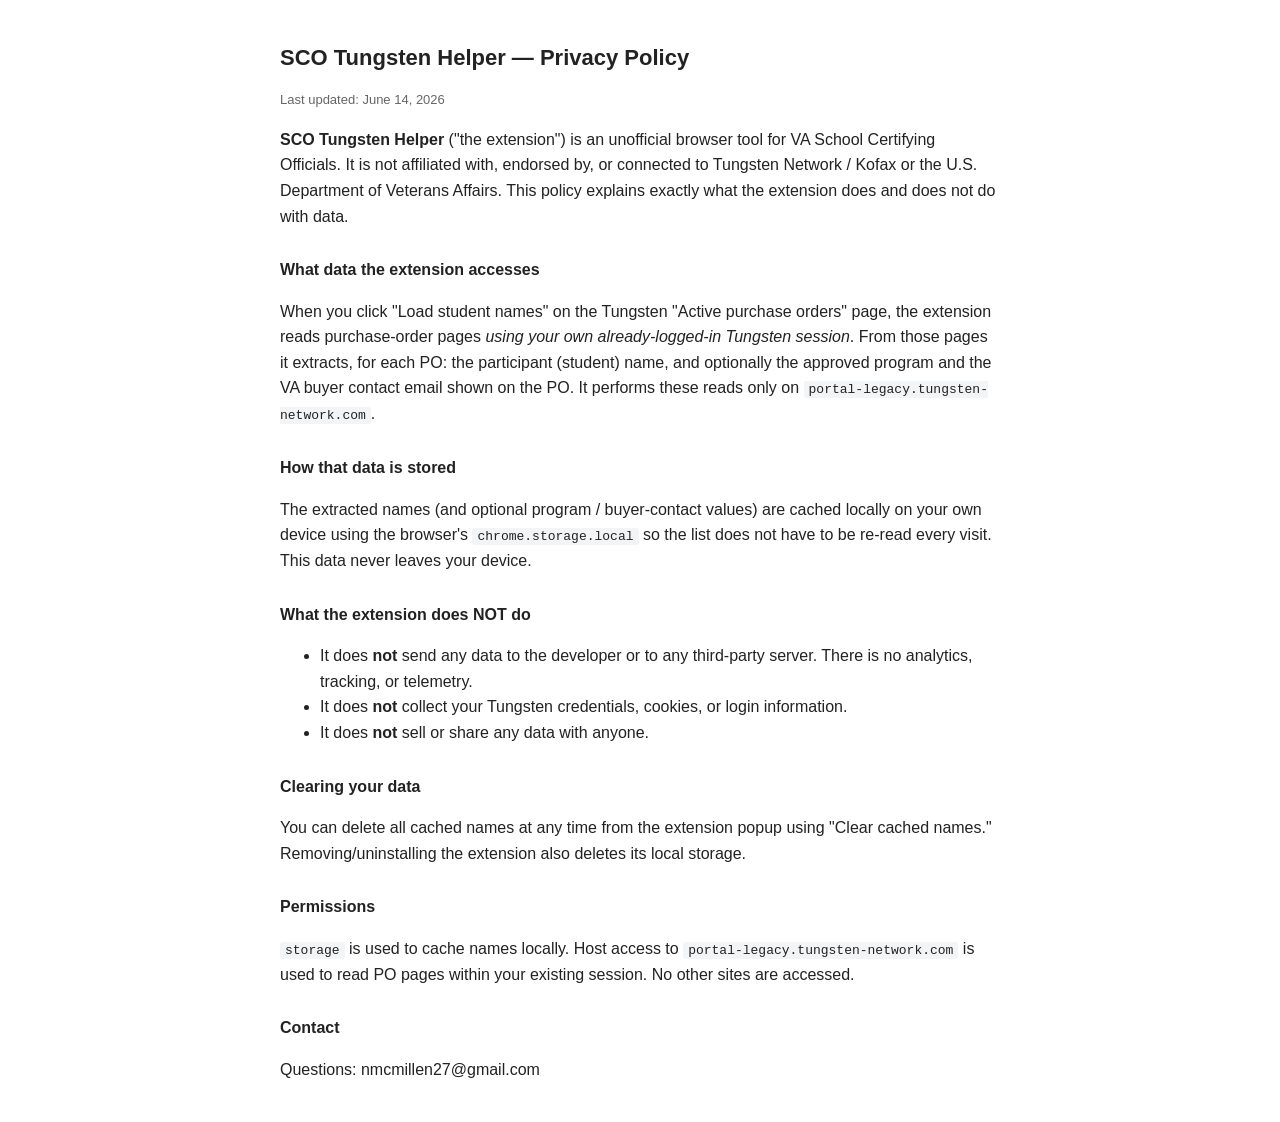
<file: docs/index.html>
<!DOCTYPE html>
<html lang="en">
<head>
  <meta charset="utf-8" />
  <meta name="viewport" content="width=device-width, initial-scale=1" />
  <title>SCO Tungsten Helper — Privacy Policy</title>
  <style>
    body { font-family: Roboto, Arial, sans-serif; max-width: 720px; margin: 40px auto;
      padding: 0 20px; color: #222; line-height: 1.6; }
    h1 { font-size: 22px; }
    h2 { font-size: 16px; margin-top: 28px; }
    code { background: #f3f4f6; padding: 1px 5px; border-radius: 3px; }
    .muted { color: #666; font-size: 13px; }
  </style>
</head>
<body>
  <h1>SCO Tungsten Helper — Privacy Policy</h1>
  <p class="muted">Last updated: June 14, 2026</p>

  <p>
    <strong>SCO Tungsten Helper</strong> ("the extension") is an unofficial
    browser tool for VA School Certifying Officials. It is not affiliated with,
    endorsed by, or connected to Tungsten Network / Kofax or the U.S. Department
    of Veterans Affairs. This policy explains exactly what the extension does and
    does not do with data.
  </p>

  <h2>What data the extension accesses</h2>
  <p>
    When you click "Load student names" on the Tungsten "Active purchase orders"
    page, the extension reads purchase-order pages <em>using your own
    already-logged-in Tungsten session</em>. From those pages it extracts, for
    each PO: the participant (student) name, and optionally the approved program
    and the VA buyer contact email shown on the PO. It performs these reads only
    on <code>portal-legacy.tungsten-network.com</code>.
  </p>

  <h2>How that data is stored</h2>
  <p>
    The extracted names (and optional program / buyer-contact values) are cached
    locally on your own device using the browser's <code>chrome.storage.local</code>
    so the list does not have to be re-read every visit. This data never leaves
    your device.
  </p>

  <h2>What the extension does NOT do</h2>
  <ul>
    <li>It does <strong>not</strong> send any data to the developer or to any
      third-party server. There is no analytics, tracking, or telemetry.</li>
    <li>It does <strong>not</strong> collect your Tungsten credentials, cookies,
      or login information.</li>
    <li>It does <strong>not</strong> sell or share any data with anyone.</li>
  </ul>

  <h2>Clearing your data</h2>
  <p>
    You can delete all cached names at any time from the extension popup using
    "Clear cached names." Removing/uninstalling the extension also deletes its
    local storage.
  </p>

  <h2>Permissions</h2>
  <p>
    <code>storage</code> is used to cache names locally. Host access to
    <code>portal-legacy.tungsten-network.com</code> is used to read PO pages
    within your existing session. No other sites are accessed.
  </p>

  <h2>Contact</h2>
  <p>Questions: nmcmillen27@gmail.com</p>
</body>
</html>
</file>
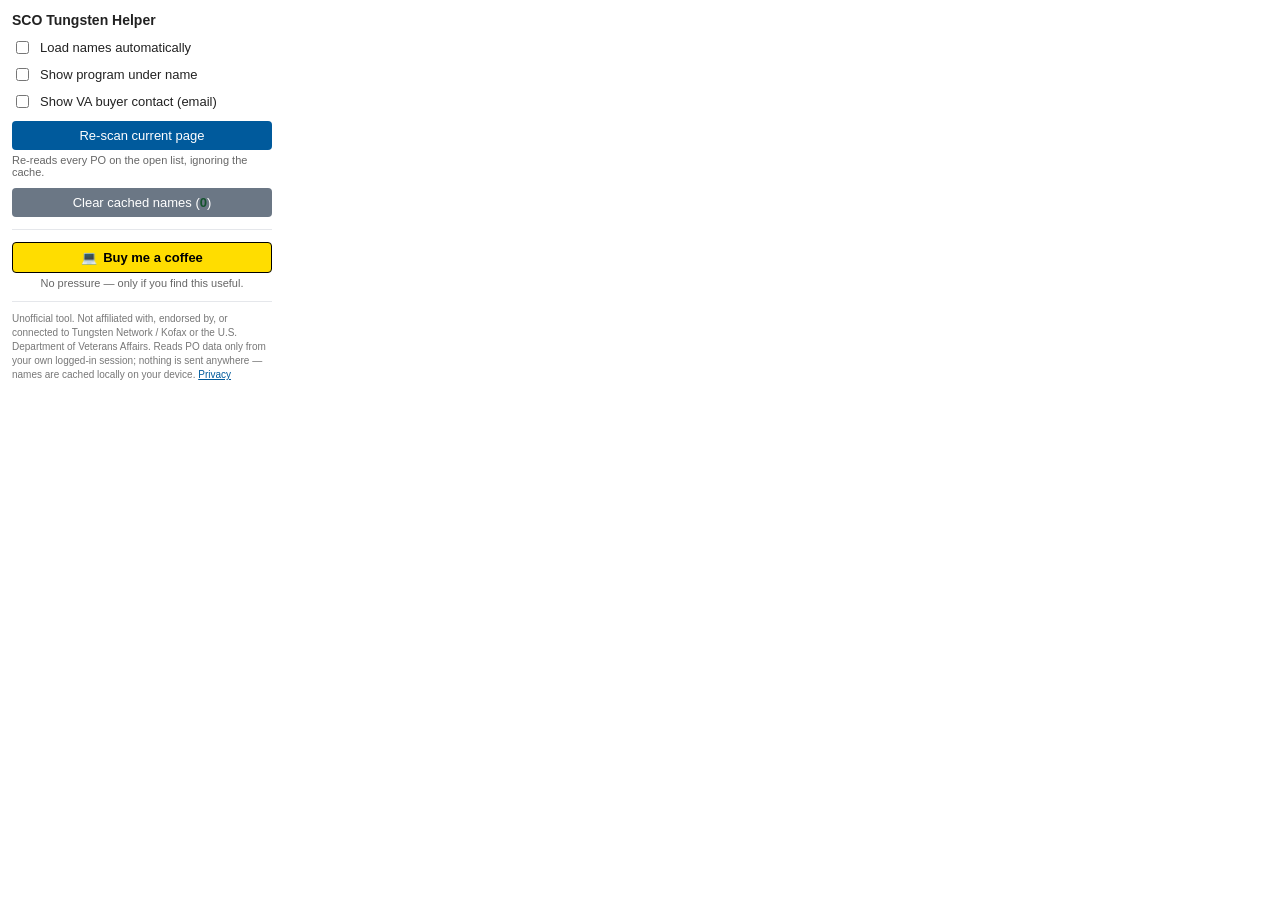
<file: extension/popup.html>
<!DOCTYPE html>
<html lang="en">
<head>
  <meta charset="utf-8" />
  <style>
    body { font-family: Roboto, Arial, sans-serif; width: 260px; margin: 0; padding: 12px; font-size: 13px; color: #222; }
    h1 { font-size: 14px; margin: 0 0 10px; }
    label { display: flex; align-items: center; gap: 8px; margin: 8px 0; cursor: pointer; }
    .row { margin: 10px 0; }
    button { width: 100%; padding: 7px 10px; border: 0; border-radius: 4px; background: #005a9c; color: #fff; cursor: pointer; font-size: 13px; }
    button.secondary { background: #6b7785; }
    button:hover { filter: brightness(0.95); }
    .hint { color: #666; font-size: 11px; margin-top: 4px; }
    .count { color: #14532d; font-weight: 700; }
    .donate { margin-top: 12px; padding-top: 12px; border-top: 1px solid #e5e7eb; }
    button.bmc { background: #FFDD00; color: #000; font-weight: 600;
      font-family: Inter, Roboto, Arial, sans-serif; border: 1px solid #000;
      display: flex; align-items: center; justify-content: center; gap: 6px; }
    .donate .hint { text-align: center; }
    .disclaimer { margin-top: 12px; padding-top: 10px; border-top: 1px solid #e5e7eb;
      color: #777; font-size: 10px; line-height: 1.4; }
    .disclaimer a { color: #005a9c; }
  </style>
</head>
<body>
  <h1>SCO Tungsten Helper</h1>

  <label><input type="checkbox" id="autoRun" /> Load names automatically</label>
  <label><input type="checkbox" id="showProgram" /> Show program under name</label>
  <label><input type="checkbox" id="showBuyerContact" /> Show VA buyer contact (email)</label>

  <div class="row">
    <button id="rescan">Re-scan current page</button>
    <div class="hint">Re-reads every PO on the open list, ignoring the cache.</div>
  </div>

  <div class="row">
    <button id="clear" class="secondary">Clear cached names (<span class="count" id="count">0</span>)</button>
  </div>

  <div class="donate">
    <button id="donate" class="bmc"><span>💻</span> Buy me a coffee</button>
    <div class="hint">No pressure &mdash; only if you find this useful.</div>
  </div>

  <div class="disclaimer">
    Unofficial tool. Not affiliated with, endorsed by, or connected to
    Tungsten Network / Kofax or the U.S. Department of Veterans Affairs.
    Reads PO data only from your own logged-in session; nothing is sent
    anywhere &mdash; names are cached locally on your device.
    <a href="#" id="privacy">Privacy</a>
  </div>

  <script src="popup.js"></script>
</body>
</html>
</file>
